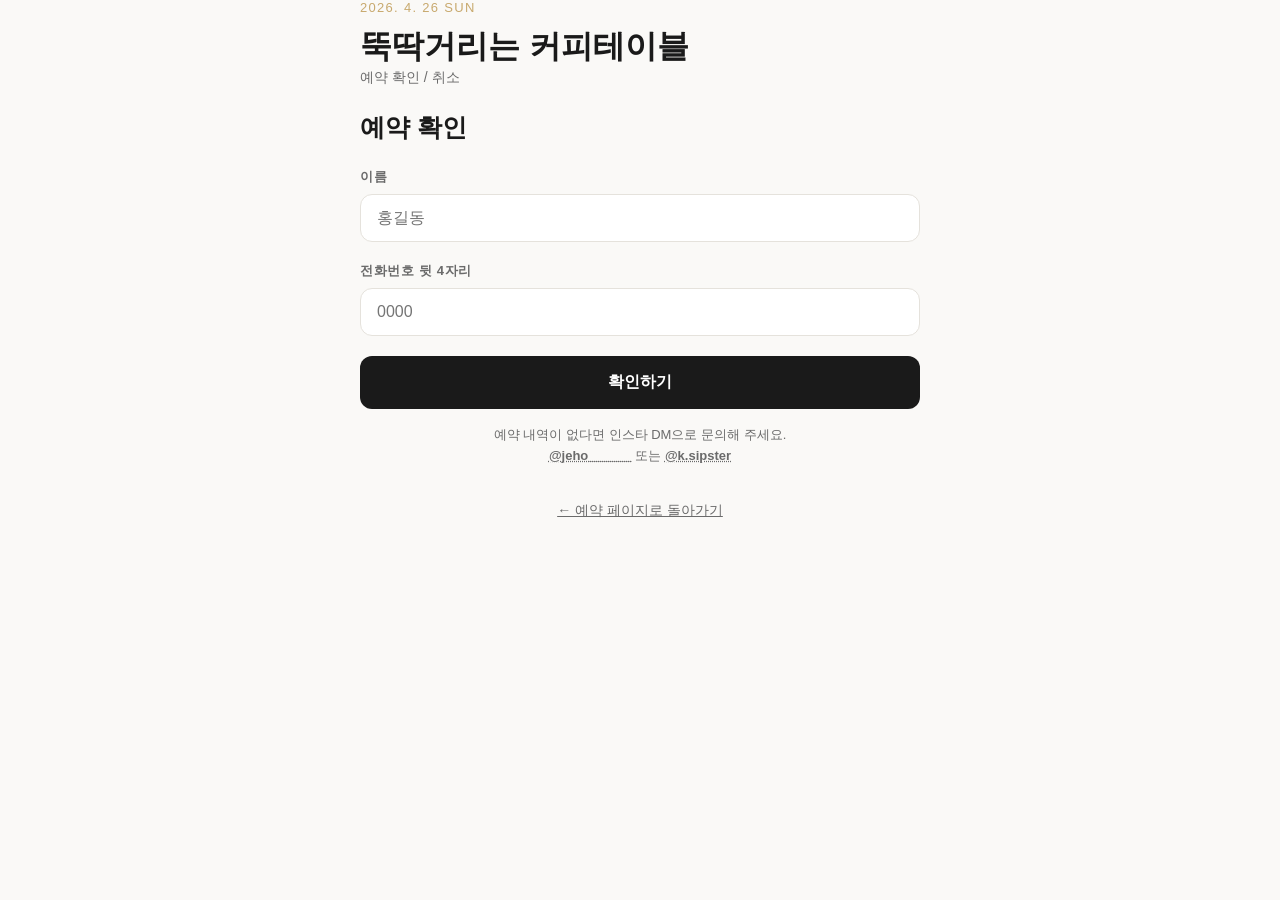
<file: confirm.html>
<!DOCTYPE html>
<html lang="ko">
<head>
  <meta charset="UTF-8">
  <meta name="viewport" content="width=device-width, initial-scale=1.0">
  <title>예약 확인 | 뚝딱거리는 커피테이블</title>
  <link rel="stylesheet" href="style.css">
  <style>
    .copy-id { cursor: pointer; text-decoration: underline dotted; }
    @media (max-width: 767px) {
      .container { padding-left: 20px; padding-right: 20px; }
    }
    .slot-btn.current-slot { border-color: var(--accent); background: #f5f1ea; }
    .change-done-wrap { text-align: center; }
    #change-guests-count {
      flex: 1;
      text-align: center;
      font-size: 18px;
      font-weight: 700;
    }
  </style>
</head>
<body>
  <div class="container">
    <header>
      <p class="event-label">2026. 4. 26 SUN</p>
      <h1>뚝딱거리는 커피테이블</h1>
      <p class="subtitle" style="margin-bottom: 24px">예약 확인 / 취소</p>
    </header>

    <!-- ① 이름 + 전화번호 뒷 4자리 입력 -->
    <section id="step-lookup" class="step active">
      <h2>예약 확인</h2>
      <div class="form-group">
        <label for="lookup-name">이름</label>
        <input type="text" id="lookup-name" placeholder="홍길동" maxlength="20">
      </div>
      <div class="form-group">
        <label for="phone4">전화번호 뒷 4자리</label>
        <input type="tel" id="phone4" placeholder="0000" maxlength="4" inputmode="numeric">
      </div>
      <button class="btn-primary" onclick="lookupReservation()">확인하기</button>
      <p style="text-align:center;margin-top:16px;font-size:13px;color:var(--muted);line-height:1.6">
        예약 내역이 없다면 인스타 DM으로 문의해 주세요.<br>
        <strong class="copy-id" data-id="@jeho______" onclick="copyInstaId(this)">@jeho______</strong>
        또는
        <strong class="copy-id" data-id="@k.sipster" onclick="copyInstaId(this)">@k.sipster</strong>
      </p>
      <p id="copy-feedback" style="text-align:center;font-size:12px;color:var(--success);height:18px;margin-top:4px;transition:opacity 0.3s;opacity:0"></p>
      <p style="text-align:center;margin-top:12px">
        <a href="index.html" style="color:var(--muted);font-size:14px">← 예약 페이지로 돌아가기</a>
      </p>
    </section>

    <!-- ② 예약 내역 표시 -->
    <section id="step-info" class="step">
      <h2>예약 내역</h2>
      <div class="reservation-card" id="confirm-card"></div>
      <div class="btn-row" style="grid-template-columns:1fr 1fr;margin-top:8px">
        <button class="btn-secondary" onclick="startChange()">예약 변경하기</button>
        <button class="btn-primary" style="background:var(--coral)" onclick="showStep('step-confirm')">예약 취소하기</button>
      </div>
      <p style="text-align:center;margin-top:12px">
        <a href="index.html" style="color:var(--muted);font-size:14px">← 돌아가기</a>
      </p>
    </section>

    <!-- ③ 취소 확인 -->
    <section id="step-confirm" class="step">
      <h2>정말 취소하시겠어요?</h2>
      <p style="text-align:center;color:var(--muted);font-size:14px;margin:12px 0 28px;line-height:1.7">
        취소 후에는 되돌릴 수 없습니다.<br>재예약은 예약 페이지에서 가능합니다.
      </p>
      <div class="btn-row" style="grid-template-columns:1fr 1fr">
        <button class="btn-secondary" onclick="showStep('step-info')">아니요, 돌아갈게요</button>
        <button class="btn-primary" style="background:var(--coral)" onclick="submitCancel()">네, 취소할게요</button>
      </div>
    </section>

    <!-- ④ 취소 완료 -->
    <section id="step-done" class="step">
      <div class="success-icon" style="background:var(--coral)">✓</div>
      <h2>취소 완료</h2>
      <p id="done-msg" style="text-align:center;color:var(--muted);margin-top:8px;font-size:15px"></p>
      <a href="index.html" class="btn-primary" style="display:block;text-align:center;margin-top:24px;text-decoration:none">
        다시 예약하기
      </a>
    </section>

    <!-- ⑤ 변경 — 시간 선택 -->
    <section id="step-change-time" class="step">
      <h2>시간을 선택해 주세요</h2>
      <p id="change-current-label" style="text-align:center;font-size:13px;color:var(--muted);margin-bottom:16px"></p>
      <div id="change-slot-list" class="slot-grid">
        <div class="loading">슬롯 불러오는 중...</div>
      </div>
      <button class="btn-secondary" style="margin-top:4px" onclick="showStep('step-info')">← 돌아가기</button>
    </section>

    <!-- ⑥ 변경 — 인원 선택 -->
    <section id="step-change-guests" class="step">
      <h2>인원을 선택해 주세요</h2>
      <p id="change-time-label" style="text-align:center;font-size:15px;font-weight:600;color:var(--accent);margin-bottom:20px"></p>
      <div class="form-group">
        <label>인원</label>
        <p style="font-size:12px;color:#c8a96e;margin:4px 0 8px">1인당 최대 2명까지 예약 가능합니다</p>
        <div class="guests-control">
          <button type="button" onclick="changeChangeGuests(-1)">−</button>
          <span id="change-guests-count">1</span>
          <button type="button" id="change-guests-plus" onclick="changeChangeGuests(1)">+</button>
        </div>
        <p class="guests-hint" id="change-guests-hint"></p>
      </div>
      <div class="btn-row">
        <button class="btn-secondary" onclick="showStep('step-change-time')">← 시간 재선택</button>
        <button class="btn-primary" onclick="showChangeConfirm()">다음</button>
      </div>
    </section>

    <!-- ⑦ 변경 — 최종 확인 -->
    <section id="step-change-confirm" class="step">
      <h2>이렇게 변경할게요?</h2>
      <div class="reservation-card" id="change-confirm-card"></div>
      <div class="btn-row" style="grid-template-columns:1fr 1fr">
        <button class="btn-secondary" onclick="showStep('step-change-guests')">← 수정</button>
        <button class="btn-primary" onclick="submitChange()">변경하기</button>
      </div>
    </section>

    <!-- ⑧ 변경 완료 -->
    <section id="step-change-done" class="step">
      <div class="change-done-wrap">
        <div class="success-icon">✓</div>
        <h2>변경 완료!</h2>
        <p id="change-done-msg" style="color:var(--muted);margin-top:8px;font-size:15px"></p>
        <a href="index.html" class="btn-primary" style="display:block;text-align:center;margin-top:24px;text-decoration:none">
          예약 페이지로 돌아가기
        </a>
      </div>
    </section>

    <!-- 에러 -->
    <section id="step-error" class="step">
      <div class="error-icon">!</div>
      <h2 id="error-title">오류가 발생했습니다</h2>
      <p id="error-msg" style="text-align:center;color:var(--muted);margin-top:8px"></p>
      <button class="btn-primary" onclick="showStep('step-lookup')" style="margin-top:24px">
        다시 시도하기
      </button>
    </section>
  </div>

  <script>
    const GAS_URL = 'https://script.google.com/macros/s/AKfycby7qgj93LtLd7pMIxugiZoekiEK9byrQR2l1eLAfbmIzztETXk5BhhWwxrOcb7ulQ5dww/exec';

    // 인스타 아이디 복사
    function copyInstaId(el) {
      const id = el.dataset.id;
      navigator.clipboard.writeText(id).then(() => {
        const fb = document.getElementById('copy-feedback');
        fb.textContent = '복사됐어요!';
        fb.style.opacity = '1';
        setTimeout(() => { fb.style.opacity = '0'; }, 1500);
      });
    }

    let reservationData = null; // { code, name, phone, time, guests }
    let changeNewTime = null;
    let changeNewGuests = 1;
    let changeSlotRemain = {}; // time → 실제 선택 가능 인원

    // 숫자만 허용
    document.getElementById('phone4').addEventListener('input', function () {
      this.value = this.value.replace(/\D/g, '').slice(0, 4);
    });

    function showStep(id) {
      document.querySelectorAll('.step').forEach(s => s.classList.remove('active'));
      document.getElementById(id).classList.add('active');
      window.scrollTo({ top: 0, behavior: 'smooth' });
    }

    // ① 조회
    async function lookupReservation() {
      const name = document.getElementById('lookup-name').value.trim();
      const phone4 = document.getElementById('phone4').value.trim();
      if (!name) { alert('이름을 입력해 주세요.'); return; }
      if (phone4.length !== 4) { alert('전화번호 뒷 4자리를 입력해 주세요.'); return; }

      const btn = document.querySelector('#step-lookup .btn-primary');
      btn.textContent = '조회 중...';
      btn.disabled = true;

      try {
        const res = await fetch(`${GAS_URL}?action=confirm&name=${encodeURIComponent(name)}&phone4=${phone4}`);
        const data = await res.json();

        if (data.success) {
          reservationData = data;
          document.getElementById('confirm-card').innerHTML = `
            <div class="row"><span>이름</span><span>${data.name}</span></div>
            <div class="row"><span>시간</span><span>${data.time}</span></div>
            <div class="row"><span>인원</span><span>${data.guests}명</span></div>
            <div class="row"><span>상태</span><span style="color:var(--success);font-weight:600">예약완료</span></div>
          `;
          showStep('step-info');
        } else {
          document.getElementById('error-title').textContent = '예약 내역 없음';
          document.getElementById('error-msg').textContent = data.message || '예약 내역을 찾을 수 없습니다.';
          showStep('step-error');
        }
      } catch {
        document.getElementById('error-title').textContent = '오류가 발생했습니다';
        document.getElementById('error-msg').textContent = '네트워크 오류입니다. 잠시 후 다시 시도해 주세요.';
        showStep('step-error');
      } finally {
        btn.textContent = '확인하기';
        btn.disabled = false;
      }
    }

    // ③ 취소 실행
    async function submitCancel() {
      if (!reservationData) return;

      const btn = document.querySelector('#step-confirm .btn-primary');
      btn.textContent = '취소 중...';
      btn.disabled = true;

      try {
        const res = await fetch(GAS_URL, {
          method: 'POST',
          body: JSON.stringify({
            action: 'cancel',
            code:  reservationData.code,
            phone: reservationData.phone
          })
        });
        const data = await res.json();

        if (data.success) {
          document.getElementById('done-msg').textContent =
            `${reservationData.time} 예약이 취소되었습니다.`;
          showStep('step-done');
        } else {
          document.getElementById('error-title').textContent = '취소 실패';
          document.getElementById('error-msg').textContent = data.message || '취소에 실패했습니다.';
          showStep('step-error');
        }
      } catch {
        document.getElementById('error-title').textContent = '오류가 발생했습니다';
        document.getElementById('error-msg').textContent = '네트워크 오류입니다. 잠시 후 다시 시도해 주세요.';
        showStep('step-error');
      } finally {
        btn.textContent = '네, 취소할게요';
        btn.disabled = false;
      }
    }

    // ⑤ 변경 — 시간 선택 화면 로드
    async function startChange() {
      document.getElementById('change-current-label').textContent =
        `현재 예약: ${reservationData.time} / ${reservationData.guests}명`;

      const slotList = document.getElementById('change-slot-list');
      slotList.innerHTML = '<div class="loading">슬롯 불러오는 중...</div>';
      showStep('step-change-time');

      try {
        const res = await fetch(`${GAS_URL}?action=slots`);
        const slots = await res.json();
        changeSlotRemain = {};
        slotList.innerHTML = '';

        slots.forEach(slot => {
          // 현재 예약 슬롯이면 내 인원만큼 가용 자리 추가 계산
          const isCurrent = slot.time === reservationData.time;
          const remain = isCurrent
            ? slot.max - slot.reserved + Number(reservationData.guests)
            : slot.max - slot.reserved;
          changeSlotRemain[slot.time] = remain;

          const full = remain <= 0;
          const btn = document.createElement('button');
          btn.className = 'slot-btn' + (isCurrent ? ' current-slot' : '') + (full ? ' full' : '');
          btn.disabled = full;
          btn.innerHTML = `
            <span class="slot-time">${slot.time}${isCurrent ? ' <small style="font-size:11px;font-weight:400;color:var(--accent)">(현재)</small>' : ''}</span>
            <span class="slot-remain">${full ? '마감' : `${remain}자리 남음`}</span>
          `;
          btn.onclick = () => selectChangeTime(slot.time);
          slotList.appendChild(btn);
        });
      } catch {
        slotList.innerHTML = '<p style="text-align:center;color:var(--muted)">슬롯을 불러오지 못했습니다.</p>';
      }
    }

    // ⑥ 시간 선택 → 인원 선택 화면
    function selectChangeTime(time) {
      changeNewTime = time;
      const slotMax = changeSlotRemain[time] || 5;
      const effectiveMax = Math.min(slotMax, 2);
      changeNewGuests = Math.min(Number(reservationData.guests), effectiveMax); // 현재 인원 기본값 (2명 초과 시 2로 보정)
      document.getElementById('change-guests-count').textContent = changeNewGuests;
      document.getElementById('change-time-label').textContent = time;
      document.getElementById('change-guests-hint').textContent = `남은 자리 ${slotMax}명`;
      document.getElementById('change-guests-plus').style.display = changeNewGuests >= 2 ? 'none' : '';
      showStep('step-change-guests');
    }

    function changeChangeGuests(delta) {
      const slotMax = changeSlotRemain[changeNewTime] || 5;
      const effectiveMax = Math.min(slotMax, 2);
      changeNewGuests = Math.max(1, Math.min(effectiveMax, changeNewGuests + delta));
      document.getElementById('change-guests-count').textContent = changeNewGuests;
      document.getElementById('change-guests-plus').style.display = changeNewGuests >= 2 ? 'none' : '';
    }

    // ⑦ 변경 확인 화면
    function showChangeConfirm() {
      document.getElementById('change-confirm-card').innerHTML = `
        <div class="row"><span>현재</span><span>${reservationData.time} / ${reservationData.guests}명</span></div>
        <div class="row" style="justify-content:center;color:var(--muted);border-bottom:none;padding:4px 0;font-size:18px">↓</div>
        <div class="row"><span>변경</span><span style="font-weight:600">${changeNewTime} / ${changeNewGuests}명</span></div>
      `;
      showStep('step-change-confirm');
    }

    // ⑧ 변경 실행
    async function submitChange() {
      const btn = document.querySelector('#step-change-confirm .btn-primary');
      btn.textContent = '변경 중...';
      btn.disabled = true;

      try {
        const res = await fetch(GAS_URL, {
          method: 'POST',
          body: JSON.stringify({
            action: 'change',
            code: reservationData.code,
            phone: reservationData.phone,
            newTime: changeNewTime,
            newGuests: changeNewGuests
          })
        });
        const data = await res.json();

        if (data.success) {
          document.getElementById('change-done-msg').textContent =
            `${data.newTime} / ${data.newGuests}명으로 변경되었습니다.`;
          showStep('step-change-done');
        } else {
          document.getElementById('error-title').textContent = '변경 실패';
          document.getElementById('error-msg').textContent = data.message || '변경에 실패했습니다.';
          showStep('step-error');
        }
      } catch {
        document.getElementById('error-title').textContent = '오류가 발생했습니다';
        document.getElementById('error-msg').textContent = '네트워크 오류입니다. 잠시 후 다시 시도해 주세요.';
        showStep('step-error');
      } finally {
        btn.textContent = '변경하기';
        btn.disabled = false;
      }
    }
  </script>
</body>
</html>
</file>
<file: style.css>
@font-face {
  font-family: 'NanumNeuRisNeuRisCe';
  src: url('fonts/NanumNeuRisNeuRisCe.ttf') format('truetype');
  font-weight: normal;
  font-style: normal;
  font-display: swap;
}

:root {
  --bg: #faf9f7;
  --card: #ffffff;
  --text: #1a1a1a;
  --muted: #6b6b6b;
  --border: #e5e2dc;
  --primary: #1a1a1a;
  --primary-text: #ffffff;
  --accent: #c8a96e;
  --coral: #d4614a;
  --slot-avail: #f5f2ed;
  --slot-avail-border: #c8a96e;
  --slot-full: #f0f0f0;
  --slot-full-text: #b0b0b0;
  --success: #3d8b5e;
  --radius: 12px;
}

* { box-sizing: border-box; margin: 0; padding: 0; }

body {
  background: var(--bg);
  color: var(--text);
  font-family: 'Apple SD Gothic Neo', 'Noto Sans KR', sans-serif;
  min-height: 100vh;
}

/* ── 2단 레이아웃 ─────────────────────────────────────────── */
.layout {
  display: flex;
  min-height: 100vh;
}

.panel-left {
  width: 380px;
  flex-shrink: 0;
  background: #eeeae3;
  color: #1a1a1a;
  display: flex;
  align-items: center;
  padding: 48px 40px;
  position: sticky;
  top: 0;
  height: 100vh;
  overflow-y: auto;
}

.panel-left-inner {
  width: 100%;
}

.panel-left .event-label {
  font-size: 12px;
  letter-spacing: 0.12em;
  color: #8a6f3e;
  margin-bottom: 14px;
  font-weight: 500;
}

.panel-left h1 {
  font-family: 'NanumNeuRisNeuRisCe', sans-serif;
  font-size: 30px;
  font-weight: normal;
  letter-spacing: 0;
  line-height: 1.35;
  color: #1a1a1a;
  margin-bottom: 10px;
}

.panel-tagline {
  font-size: 13px;
  color: #6b6657;
  margin-bottom: 28px;
}

.panel-divider {
  border: none;
  border-top: 1px solid #ccc9c0;
  margin-bottom: 24px;
}

.event-meta {
  list-style: none;
  display: flex;
  flex-direction: column;
  gap: 12px;
  margin-bottom: 0;
}

.event-meta li {
  display: flex;
  gap: 12px;
  font-size: 14px;
  color: #1a1a1a;
  line-height: 1.4;
}

.meta-label {
  flex-shrink: 0;
  width: 32px;
  font-size: 11px;
  font-weight: 600;
  letter-spacing: 0.05em;
  color: #8a6f3e;
  padding-top: 1px;
  text-transform: uppercase;
}

.panel-image {
  width: 100%;
  border-radius: 10px;
  margin-top: 16px;
  display: block;
}

.panel-confirm-link {
  display: inline-block;
  margin-top: 16px;
  font-size: 13px;
  color: #8a7f6e;
  text-decoration: none;
  border-bottom: 1px solid #ccc9c0;
  padding-bottom: 2px;
  transition: color 0.15s;
}

.panel-confirm-link:hover {
  color: #1a1a1a;
}

.panel-right {
  flex: 1;
  padding: 24px 32px 60px;
  overflow-y: auto;
  display: flex;
  flex-direction: column;
  justify-content: flex-start;
}

.container {
  max-width: 560px;
  margin: 0 auto;
  width: 100%;
}

.event-label {
  font-size: 13px;
  letter-spacing: 0.1em;
  color: var(--accent);
  margin-bottom: 10px;
  font-weight: 500;
}

.subtitle {
  font-size: 14px;
  color: var(--muted);
}

/* ── 모바일 (767px 이하): 1단 구조 ──────────────────────── */
@media (max-width: 767px) {
  body { padding: 0; }

  .layout { flex-direction: column; }

  .panel-left {
    width: 100%;
    height: auto;
    position: static;
    padding: 28px 20px 20px;
    align-items: flex-start;
    overflow-y: visible;
  }

  .panel-left h1 {
    font-size: 24px;
    margin-bottom: 4px;
  }

  .panel-tagline { display: none; }

  .panel-divider { display: none; }

  .event-meta {
    display: flex !important;
    flex-direction: column;
    margin-top: 14px;
    gap: 8px;
  }

  .event-meta li {
    display: flex;
    font-size: 13px;
    color: #1a1a1a;
  }

  .panel-image { display: none; }

  .panel-confirm-link { margin-top: 12px; display: block; }

  .panel-right {
    padding: 24px 16px 60px;
  }

  .container {
    max-width: 480px;
  }

  .step h2 {
    font-size: 17px !important;
  }

  .slot-grid {
    max-width: 320px;
    margin-left: auto;
    margin-right: auto;
  }
}

/* Steps */
.step { display: none; }
.step.active { display: block; }

#step-time h2 { text-align: center; }

/* 데스크탑: h2 상단 고정, 슬롯 세로 중앙 */
@media (min-width: 768px) {
  #step-time.active {
    display: flex;
    flex-direction: column;
    height: calc(100vh - 48px);
  }

  #step-time.active .slot-grid {
    flex: 1;
    display: flex;
    flex-direction: column;
    justify-content: center;
    margin-bottom: 0;
  }
}

.step h2 {
  font-size: 25px;
  font-weight: 600;
  margin-bottom: 24px;
}

/* Slot list */
.slot-grid {
  display: flex;
  flex-direction: column;
  gap: 10px;
  margin-bottom: 24px;
}

.slot-btn {
  border: 1.5px solid #c8a96e;
  background: var(--slot-avail);
  border-radius: 10px;
  padding: 16px 20px;
  cursor: pointer;
  display: flex;
  justify-content: space-between;
  align-items: center;
  width: 100%;
  transition: all 0.15s;
}

.slot-btn:hover { background: #eee9df; }

.slot-btn.selected {
  background: var(--primary);
  border-color: var(--primary);
  color: var(--primary-text);
}

.slot-btn.selected .slot-remain { color: #ccc; }

.slot-btn.full {
  background: var(--slot-full);
  border-color: var(--border);
  color: var(--slot-full-text);
  cursor: not-allowed;
}

.slot-time {
  font-size: 18px;
  font-weight: 700;
}

.slot-remain {
  font-size: 11px;
  color: #6b6b6b;
}

.loading { color: var(--muted); font-size: 14px; padding: 20px 0; }

/* 커피 테마 로딩 */
.coffee-loading {
  grid-column: 1 / -1;
  display: flex;
  flex-direction: column;
  align-items: center;
  padding: 32px 0;
  gap: 12px;
}

.coffee-loading-text {
  font-size: 15px;
  color: var(--muted);
  animation: fadeInText 0.4s ease;
}

.coffee-loading-text.fade-in {
  animation: fadeInText 0.4s ease;
}

@keyframes fadeInText {
  from { opacity: 0; transform: translateY(4px); }
  to   { opacity: 1; transform: translateY(0); }
}

.coffee-dots {
  display: flex;
  gap: 6px;
}

.coffee-dots span {
  width: 7px;
  height: 7px;
  border-radius: 50%;
  background: var(--accent);
  animation: dotBounce 1s infinite ease-in-out;
}

.coffee-dots span:nth-child(2) { animation-delay: 0.18s; }
.coffee-dots span:nth-child(3) { animation-delay: 0.36s; }

@keyframes dotBounce {
  0%, 80%, 100% { transform: translateY(0); opacity: 0.4; }
  40%            { transform: translateY(-7px); opacity: 1; }
}

/* Form */
.form-group {
  margin-bottom: 20px;
}

.form-group label {
  display: block;
  font-size: 13px;
  font-weight: 600;
  margin-bottom: 8px;
  color: var(--muted);
  text-transform: uppercase;
  letter-spacing: 0.05em;
}

.form-group input {
  width: 100%;
  padding: 14px 16px;
  border: 1.5px solid var(--border);
  border-radius: var(--radius);
  font-size: 16px;
  background: var(--card);
  color: var(--text);
  outline: none;
  transition: border-color 0.15s;
}

.form-group input:focus { border-color: var(--accent); }

.guests-control {
  display: flex;
  align-items: center;
  gap: 0;
  border: 1.5px solid var(--border);
  border-radius: var(--radius);
  overflow: hidden;
  background: var(--card);
}

.guests-control button {
  width: 52px;
  height: 52px;
  font-size: 20px;
  border: none;
  background: transparent;
  cursor: pointer;
  color: var(--text);
  transition: background 0.1s;
}

.guests-control button:hover { background: var(--bg); }
.guests-control button:disabled { color: var(--border); cursor: not-allowed; }

#guests-count {
  flex: 1;
  text-align: center;
  font-size: 18px;
  font-weight: 700;
}

.guests-hint {
  margin-top: 8px;
  font-size: 12px;
  color: var(--accent);
}

.selected-time-display {
  font-size: 15px;
  font-weight: 600;
  color: var(--accent);
  margin-bottom: 24px;
  padding: 12px 16px;
  background: #f5f1ea;
  border-radius: 8px;
}

/* Buttons */
.btn-primary {
  display: block;
  width: 100%;
  padding: 16px;
  background: var(--primary);
  color: var(--primary-text);
  border: none;
  border-radius: var(--radius);
  font-size: 16px;
  font-weight: 600;
  cursor: pointer;
  text-decoration: none;
  transition: opacity 0.15s;
}

.btn-primary:hover { opacity: 0.85; }
.btn-primary:disabled { opacity: 0.4; cursor: not-allowed; }

.btn-secondary {
  display: block;
  padding: 16px;
  background: transparent;
  color: var(--muted);
  border: 1.5px solid var(--border);
  border-radius: var(--radius);
  font-size: 15px;
  cursor: pointer;
  transition: background 0.1s;
}

.btn-secondary:hover { background: var(--border); }

.btn-row {
  display: grid;
  grid-template-columns: auto 1fr;
  gap: 10px;
  margin-top: 8px;
}

/* Done / Error states */
.success-icon {
  width: 64px;
  height: 64px;
  background: var(--success);
  color: #fff;
  border-radius: 50%;
  display: flex;
  align-items: center;
  justify-content: center;
  font-size: 28px;
  margin: 0 auto 20px;
}

.error-icon {
  width: 64px;
  height: 64px;
  background: var(--coral);
  color: #fff;
  border-radius: 50%;
  display: flex;
  align-items: center;
  justify-content: center;
  font-size: 28px;
  margin: 0 auto 20px;
  font-weight: 700;
}

#step-done h2, #step-done { text-align: center; }
#step-error h2, #step-error { text-align: center; }

.reservation-card {
  background: var(--card);
  border: 1px solid var(--border);
  border-radius: var(--radius);
  padding: 20px;
  margin: 20px 0;
  text-align: left;
}

.reservation-card .row {
  display: flex;
  justify-content: space-between;
  padding: 6px 0;
  border-bottom: 1px solid var(--border);
  font-size: 14px;
}

.reservation-card .row:last-child { border-bottom: none; }
.reservation-card .row span:first-child { color: var(--muted); }
.reservation-card .code-value {
  font-weight: 700;
  font-size: 15px;
  color: var(--accent);
  letter-spacing: 0.05em;
}

.cancel-notice {
  font-size: 13px;
  color: var(--muted);
  text-align: center;
  margin-bottom: 16px;
  line-height: 1.6;
}

.btn-cancel-link {
  display: block;
  text-align: center;
  color: var(--coral);
  font-size: 14px;
  text-decoration: none;
  padding: 10px;
}

/* 인스타 입력 박스 */
.insta-box {
  background: var(--card);
  border: 1px solid var(--border);
  border-radius: var(--radius);
  padding: 20px;
  margin: 16px 0;
  text-align: center;
}

.insta-prompt {
  font-size: 14px;
  color: var(--muted);
  line-height: 1.7;
  margin-bottom: 14px;
}

.insta-input-row {
  display: flex;
  align-items: center;
  border: 1.5px solid var(--border);
  border-radius: var(--radius);
  overflow: hidden;
  background: var(--bg);
}

.insta-at {
  padding: 0 10px;
  font-size: 16px;
  color: var(--muted);
  font-weight: 600;
}

.insta-input-row input {
  flex: 1;
  border: none;
  background: transparent;
  padding: 13px 0;
  font-size: 15px;
  color: var(--text);
  outline: none;
}

.btn-insta {
  padding: 13px 18px;
  background: var(--accent);
  color: #fff;
  border: none;
  font-size: 14px;
  font-weight: 600;
  cursor: pointer;
  transition: opacity 0.15s;
}

.btn-insta:hover { opacity: 0.85; }

.insta-skip {
  margin-top: 12px;
  font-size: 13px;
  color: var(--muted);
  cursor: pointer;
  text-decoration: underline;
  text-underline-offset: 2px;
}

.insta-sent {
  text-align: center;
  color: var(--success);
  font-size: 15px;
  font-weight: 600;
  padding: 16px 0;
}
</file>
